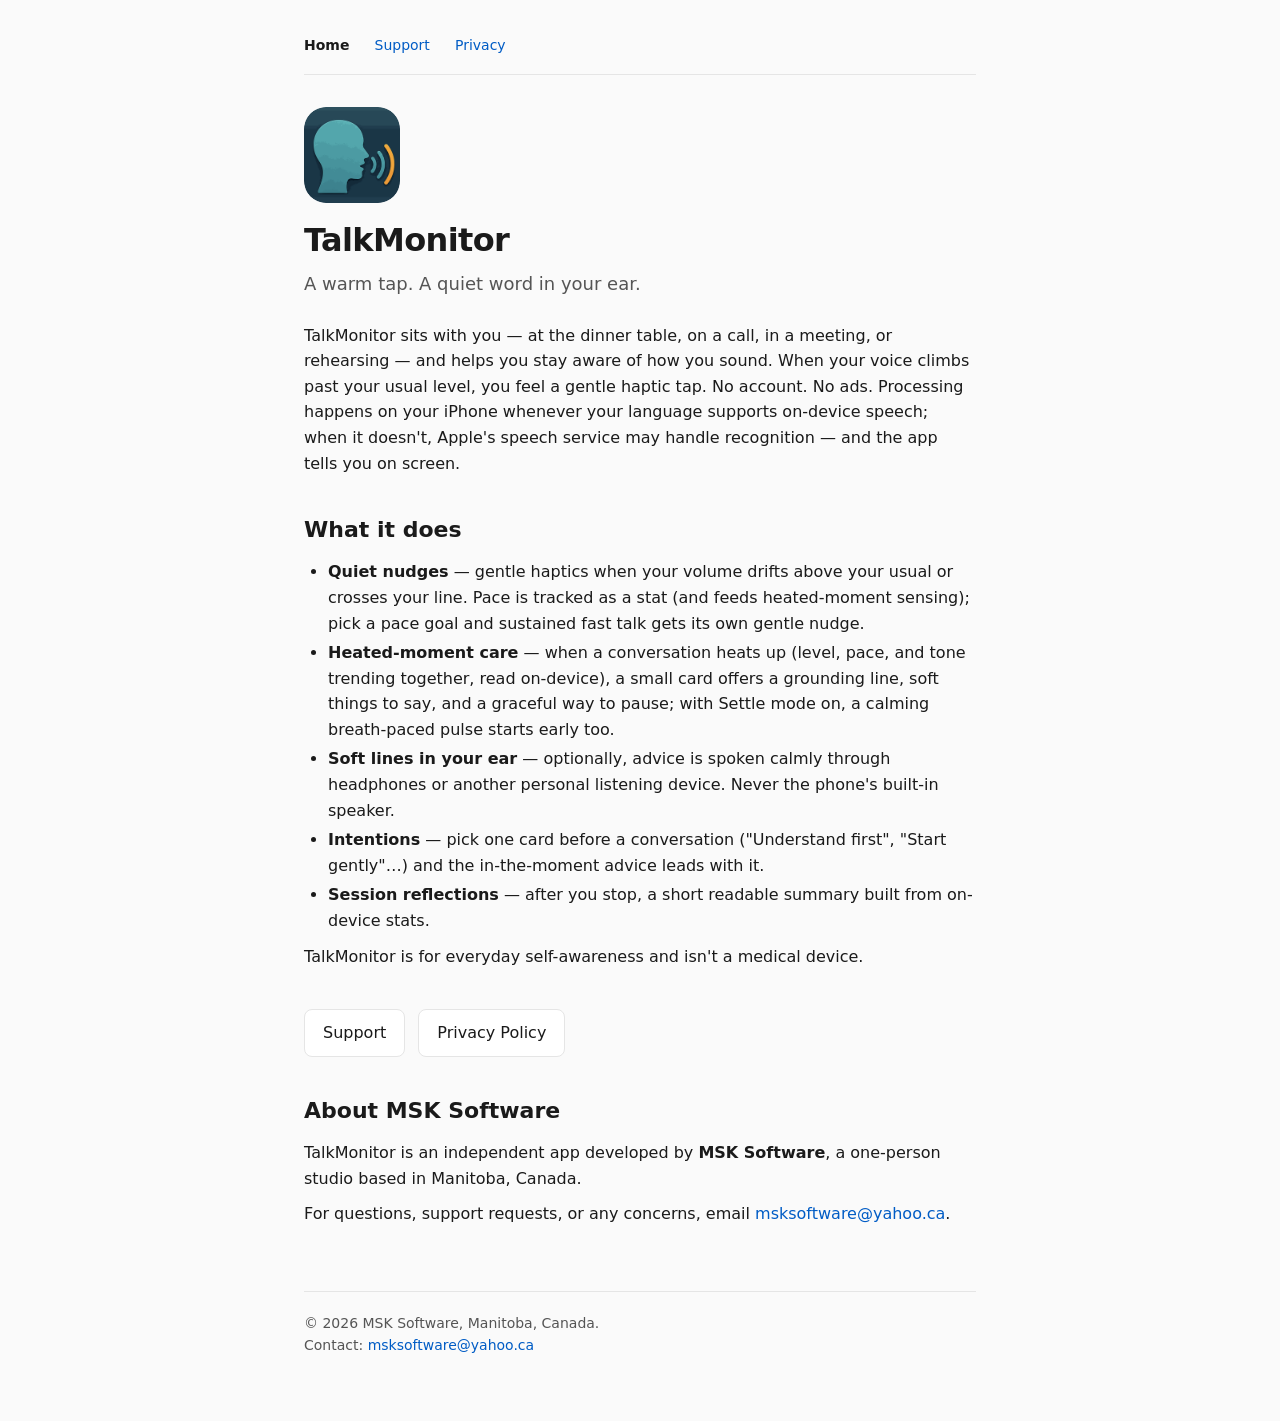
<file: index.html>
<!DOCTYPE html>
<html lang="en">
<head>
  <meta charset="UTF-8">
  <meta name="viewport" content="width=device-width, initial-scale=1.0">
  <title>TalkMonitor — MSK Software</title>
  <meta name="description" content="TalkMonitor is a quiet conversation companion: a warm tap when you're louder than usual, and with headphones on, a quiet word in your ear. On-device first; no accounts, no ads.">
  <meta name="theme-color" media="(prefers-color-scheme: light)" content="#fafafa">
  <meta name="theme-color" media="(prefers-color-scheme: dark)" content="#0f0f0f">
  <meta property="og:title" content="TalkMonitor">
  <meta property="og:description" content="A warm tap. A quiet word in your ear. A quiet conversation companion — on-device first, no accounts, no ads.">
  <meta property="og:type" content="website">
  <meta property="og:url" content="https://markkaminsky.github.io/talkmonitor-site/">
  <meta property="og:image" content="https://markkaminsky.github.io/talkmonitor-site/assets/logo.png">
  <meta property="og:image:width" content="240">
  <meta property="og:image:height" content="240">
  <link rel="icon" type="image/png" href="assets/favicon.png">
  <link rel="apple-touch-icon" href="assets/apple-touch-icon.png">
  <link rel="stylesheet" href="styles.css">
</head>
<body>
  <nav aria-label="Site">
    <a href="./" aria-current="page">Home</a>
    <a href="support/">Support</a>
    <a href="privacy/">Privacy</a>
  </nav>

  <main>
  <img class="brand-logo" src="assets/logo.png" width="96" height="96" alt="TalkMonitor logo: a head in profile speaking sound waves, with a warm glow at the ear.">
  <h1>TalkMonitor</h1>
  <p class="tagline">A warm tap. A quiet word in your ear.</p>

  <p>TalkMonitor sits with you — at the dinner table, on a call, in a meeting, or rehearsing — and helps you stay aware of how you sound. When your voice climbs past your usual level, you feel a gentle haptic tap. No account. No ads. Processing happens on your iPhone whenever your language supports on-device speech; when it doesn't, Apple's speech service may handle recognition — and the app tells you on screen.</p>

  <h2>What it does</h2>
  <ul>
    <li><strong>Quiet nudges</strong> — gentle haptics when your volume drifts above your usual or crosses your line. Pace is tracked as a stat (and feeds heated-moment sensing); pick a pace goal and sustained fast talk gets its own gentle nudge.</li>
    <li><strong>Heated-moment care</strong> — when a conversation heats up (level, pace, and tone trending together, read on-device), a small card offers a grounding line, soft things to say, and a graceful way to pause; with Settle mode on, a calming breath-paced pulse starts early too.</li>
    <li><strong>Soft lines in your ear</strong> — optionally, advice is spoken calmly through headphones or another personal listening device. Never the phone's built-in speaker.</li>
    <li><strong>Intentions</strong> — pick one card before a conversation ("Understand first", "Start gently"…) and the in-the-moment advice leads with it.</li>
    <li><strong>Session reflections</strong> — after you stop, a short readable summary built from on-device stats.</li>
  </ul>

  <p>TalkMonitor is for everyday self-awareness and isn't a medical device.</p>

  <p style="margin-top: 32px;">
    <a href="support/" class="button">Support</a>
    <a href="privacy/" class="button">Privacy Policy</a>
  </p>

  <h2>About MSK Software</h2>
  <p>TalkMonitor is an independent app developed by <strong>MSK Software</strong>, a one-person studio based in Manitoba, Canada.</p>
  <p>For questions, support requests, or any concerns, email <a href="mailto:msksoftware@yahoo.ca">msksoftware@yahoo.ca</a>.</p>
  </main>

  <footer>
    &copy; 2026 MSK Software, Manitoba, Canada.<br>
    Contact: <a href="mailto:msksoftware@yahoo.ca">msksoftware@yahoo.ca</a>
  </footer>
</body>
</html>
</file>
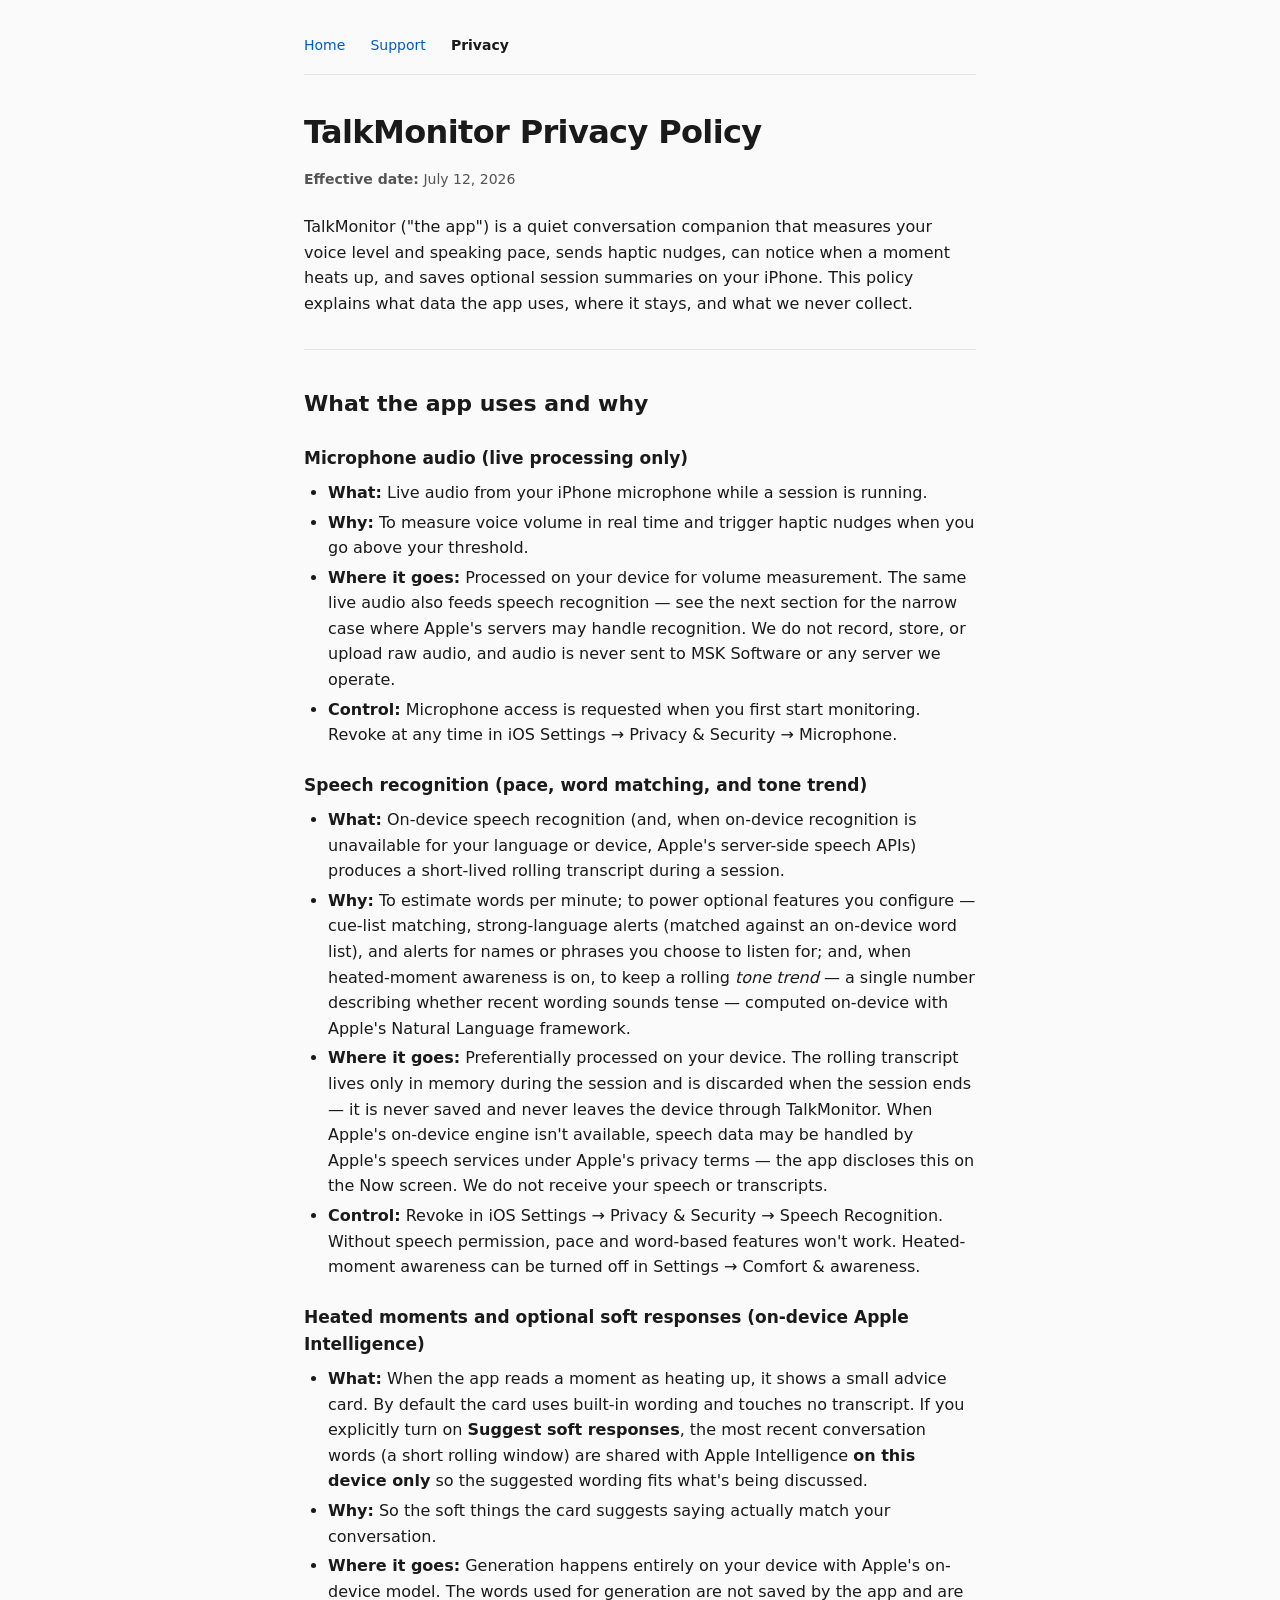
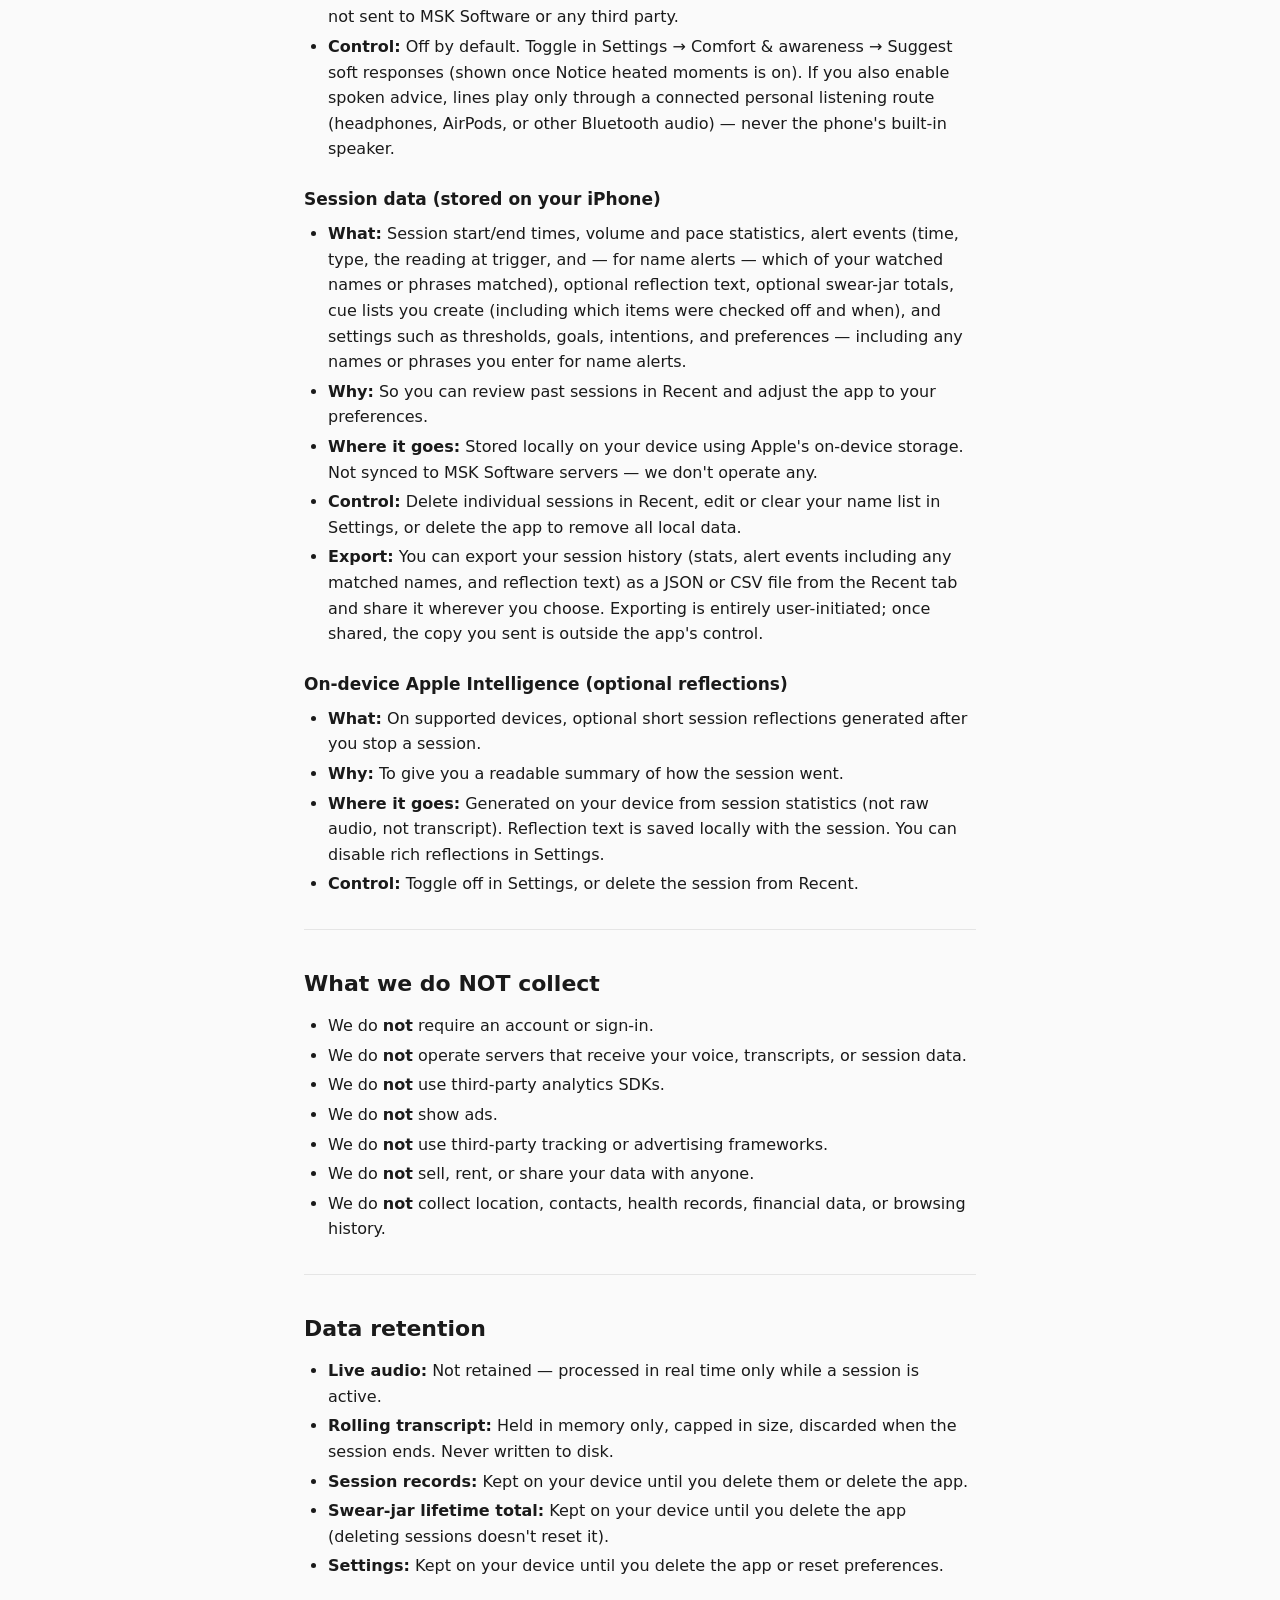
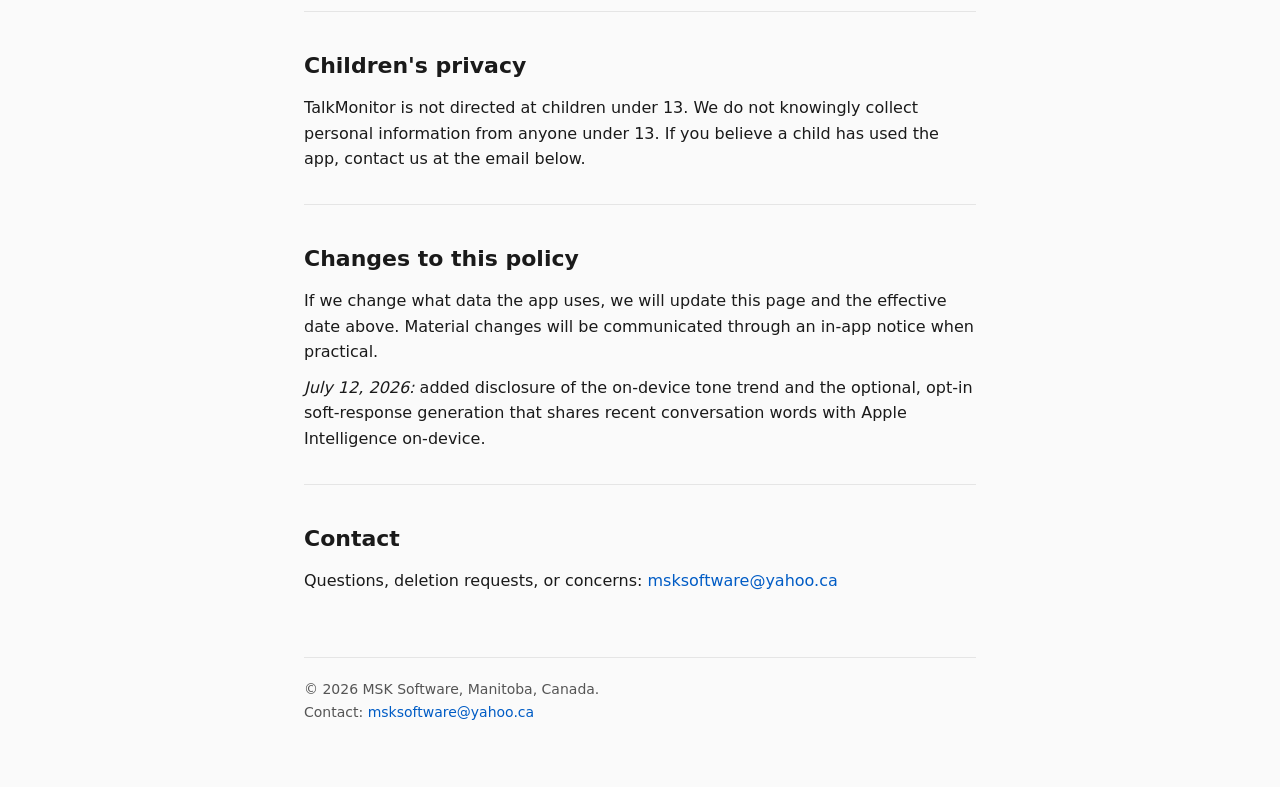
<file: privacy/index.html>
<!DOCTYPE html>
<html lang="en">
<head>
  <meta charset="UTF-8">
  <meta name="viewport" content="width=device-width, initial-scale=1.0">
  <title>TalkMonitor Privacy Policy — MSK Software</title>
  <meta name="description" content="Privacy policy for TalkMonitor by MSK Software: everything is processed on your iPhone; we operate no servers and collect nothing.">
  <meta name="theme-color" media="(prefers-color-scheme: light)" content="#fafafa">
  <meta name="theme-color" media="(prefers-color-scheme: dark)" content="#0f0f0f">
  <link rel="icon" type="image/png" href="../assets/favicon.png">
  <link rel="apple-touch-icon" href="../assets/apple-touch-icon.png">
  <link rel="stylesheet" href="../styles.css">
</head>
<body>
  <nav aria-label="Site">
    <a href="../">Home</a>
    <a href="../support/">Support</a>
    <a href="../privacy/" aria-current="page">Privacy</a>
  </nav>

  <main>
  <h1>TalkMonitor Privacy Policy</h1>
  <p class="updated"><strong>Effective date:</strong> July 12, 2026</p>

  <p>TalkMonitor ("the app") is a quiet conversation companion that measures your voice level and speaking pace, sends haptic nudges, can notice when a moment heats up, and saves optional session summaries on your iPhone. This policy explains what data the app uses, where it stays, and what we never collect.</p>

  <hr>

  <h2>What the app uses and why</h2>

  <h3>Microphone audio (live processing only)</h3>
  <ul>
    <li><strong>What:</strong> Live audio from your iPhone microphone while a session is running.</li>
    <li><strong>Why:</strong> To measure voice volume in real time and trigger haptic nudges when you go above your threshold.</li>
    <li><strong>Where it goes:</strong> Processed on your device for volume measurement. The same live audio also feeds speech recognition — see the next section for the narrow case where Apple's servers may handle recognition. We do not record, store, or upload raw audio, and audio is never sent to MSK Software or any server we operate.</li>
    <li><strong>Control:</strong> Microphone access is requested when you first start monitoring. Revoke at any time in iOS Settings → Privacy &amp; Security → Microphone.</li>
  </ul>

  <h3>Speech recognition (pace, word matching, and tone trend)</h3>
  <ul>
    <li><strong>What:</strong> On-device speech recognition (and, when on-device recognition is unavailable for your language or device, Apple's server-side speech APIs) produces a short-lived rolling transcript during a session.</li>
    <li><strong>Why:</strong> To estimate words per minute; to power optional features you configure — cue-list matching, strong-language alerts (matched against an on-device word list), and alerts for names or phrases you choose to listen for; and, when heated-moment awareness is on, to keep a rolling <em>tone trend</em> — a single number describing whether recent wording sounds tense — computed on-device with Apple's Natural Language framework.</li>
    <li><strong>Where it goes:</strong> Preferentially processed on your device. The rolling transcript lives only in memory during the session and is discarded when the session ends — it is never saved and never leaves the device through TalkMonitor. When Apple's on-device engine isn't available, speech data may be handled by Apple's speech services under Apple's privacy terms — the app discloses this on the Now screen. We do not receive your speech or transcripts.</li>
    <li><strong>Control:</strong> Revoke in iOS Settings → Privacy &amp; Security → Speech Recognition. Without speech permission, pace and word-based features won't work. Heated-moment awareness can be turned off in Settings → Comfort &amp; awareness.</li>
  </ul>

  <h3>Heated moments and optional soft responses (on-device Apple Intelligence)</h3>
  <ul>
    <li><strong>What:</strong> When the app reads a moment as heating up, it shows a small advice card. By default the card uses built-in wording and touches no transcript. If you explicitly turn on <strong>Suggest soft responses</strong>, the most recent conversation words (a short rolling window) are shared with Apple Intelligence <strong>on this device only</strong> so the suggested wording fits what's being discussed.</li>
    <li><strong>Why:</strong> So the soft things the card suggests saying actually match your conversation.</li>
    <li><strong>Where it goes:</strong> Generation happens entirely on your device with Apple's on-device model. The words used for generation are not saved by the app and are not sent to MSK Software or any third party.</li>
    <li><strong>Control:</strong> Off by default. Toggle in Settings → Comfort &amp; awareness → Suggest soft responses (shown once Notice heated moments is on). If you also enable spoken advice, lines play only through a connected personal listening route (headphones, AirPods, or other Bluetooth audio) — never the phone's built-in speaker.</li>
  </ul>

  <h3>Session data (stored on your iPhone)</h3>
  <ul>
    <li><strong>What:</strong> Session start/end times, volume and pace statistics, alert events (time, type, the reading at trigger, and — for name alerts — which of your watched names or phrases matched), optional reflection text, optional swear-jar totals, cue lists you create (including which items were checked off and when), and settings such as thresholds, goals, intentions, and preferences — including any names or phrases you enter for name alerts.</li>
    <li><strong>Why:</strong> So you can review past sessions in Recent and adjust the app to your preferences.</li>
    <li><strong>Where it goes:</strong> Stored locally on your device using Apple's on-device storage. Not synced to MSK Software servers — we don't operate any.</li>
    <li><strong>Control:</strong> Delete individual sessions in Recent, edit or clear your name list in Settings, or delete the app to remove all local data.</li>
    <li><strong>Export:</strong> You can export your session history (stats, alert events including any matched names, and reflection text) as a JSON or CSV file from the Recent tab and share it wherever you choose. Exporting is entirely user-initiated; once shared, the copy you sent is outside the app's control.</li>
  </ul>

  <h3>On-device Apple Intelligence (optional reflections)</h3>
  <ul>
    <li><strong>What:</strong> On supported devices, optional short session reflections generated after you stop a session.</li>
    <li><strong>Why:</strong> To give you a readable summary of how the session went.</li>
    <li><strong>Where it goes:</strong> Generated on your device from session statistics (not raw audio, not transcript). Reflection text is saved locally with the session. You can disable rich reflections in Settings.</li>
    <li><strong>Control:</strong> Toggle off in Settings, or delete the session from Recent.</li>
  </ul>

  <hr>

  <h2>What we do NOT collect</h2>
  <ul>
    <li>We do <strong>not</strong> require an account or sign-in.</li>
    <li>We do <strong>not</strong> operate servers that receive your voice, transcripts, or session data.</li>
    <li>We do <strong>not</strong> use third-party analytics SDKs.</li>
    <li>We do <strong>not</strong> show ads.</li>
    <li>We do <strong>not</strong> use third-party tracking or advertising frameworks.</li>
    <li>We do <strong>not</strong> sell, rent, or share your data with anyone.</li>
    <li>We do <strong>not</strong> collect location, contacts, health records, financial data, or browsing history.</li>
  </ul>

  <hr>

  <h2>Data retention</h2>
  <ul>
    <li><strong>Live audio:</strong> Not retained — processed in real time only while a session is active.</li>
    <li><strong>Rolling transcript:</strong> Held in memory only, capped in size, discarded when the session ends. Never written to disk.</li>
    <li><strong>Session records:</strong> Kept on your device until you delete them or delete the app.</li>
    <li><strong>Swear-jar lifetime total:</strong> Kept on your device until you delete the app (deleting sessions doesn't reset it).</li>
    <li><strong>Settings:</strong> Kept on your device until you delete the app or reset preferences.</li>
  </ul>

  <hr>

  <h2>Children's privacy</h2>
  <p>TalkMonitor is not directed at children under 13. We do not knowingly collect personal information from anyone under 13. If you believe a child has used the app, contact us at the email below.</p>

  <hr>

  <h2>Changes to this policy</h2>
  <p>If we change what data the app uses, we will update this page and the effective date above. Material changes will be communicated through an in-app notice when practical.</p>
  <p><em>July 12, 2026:</em> added disclosure of the on-device tone trend and the optional, opt-in soft-response generation that shares recent conversation words with Apple Intelligence on-device.</p>

  <hr>

  <h2>Contact</h2>
  <p>Questions, deletion requests, or concerns: <a href="mailto:msksoftware@yahoo.ca">msksoftware@yahoo.ca</a></p>
  </main>

  <footer>
    &copy; 2026 MSK Software, Manitoba, Canada.<br>
    Contact: <a href="mailto:msksoftware@yahoo.ca">msksoftware@yahoo.ca</a>
  </footer>
</body>
</html>
</file>
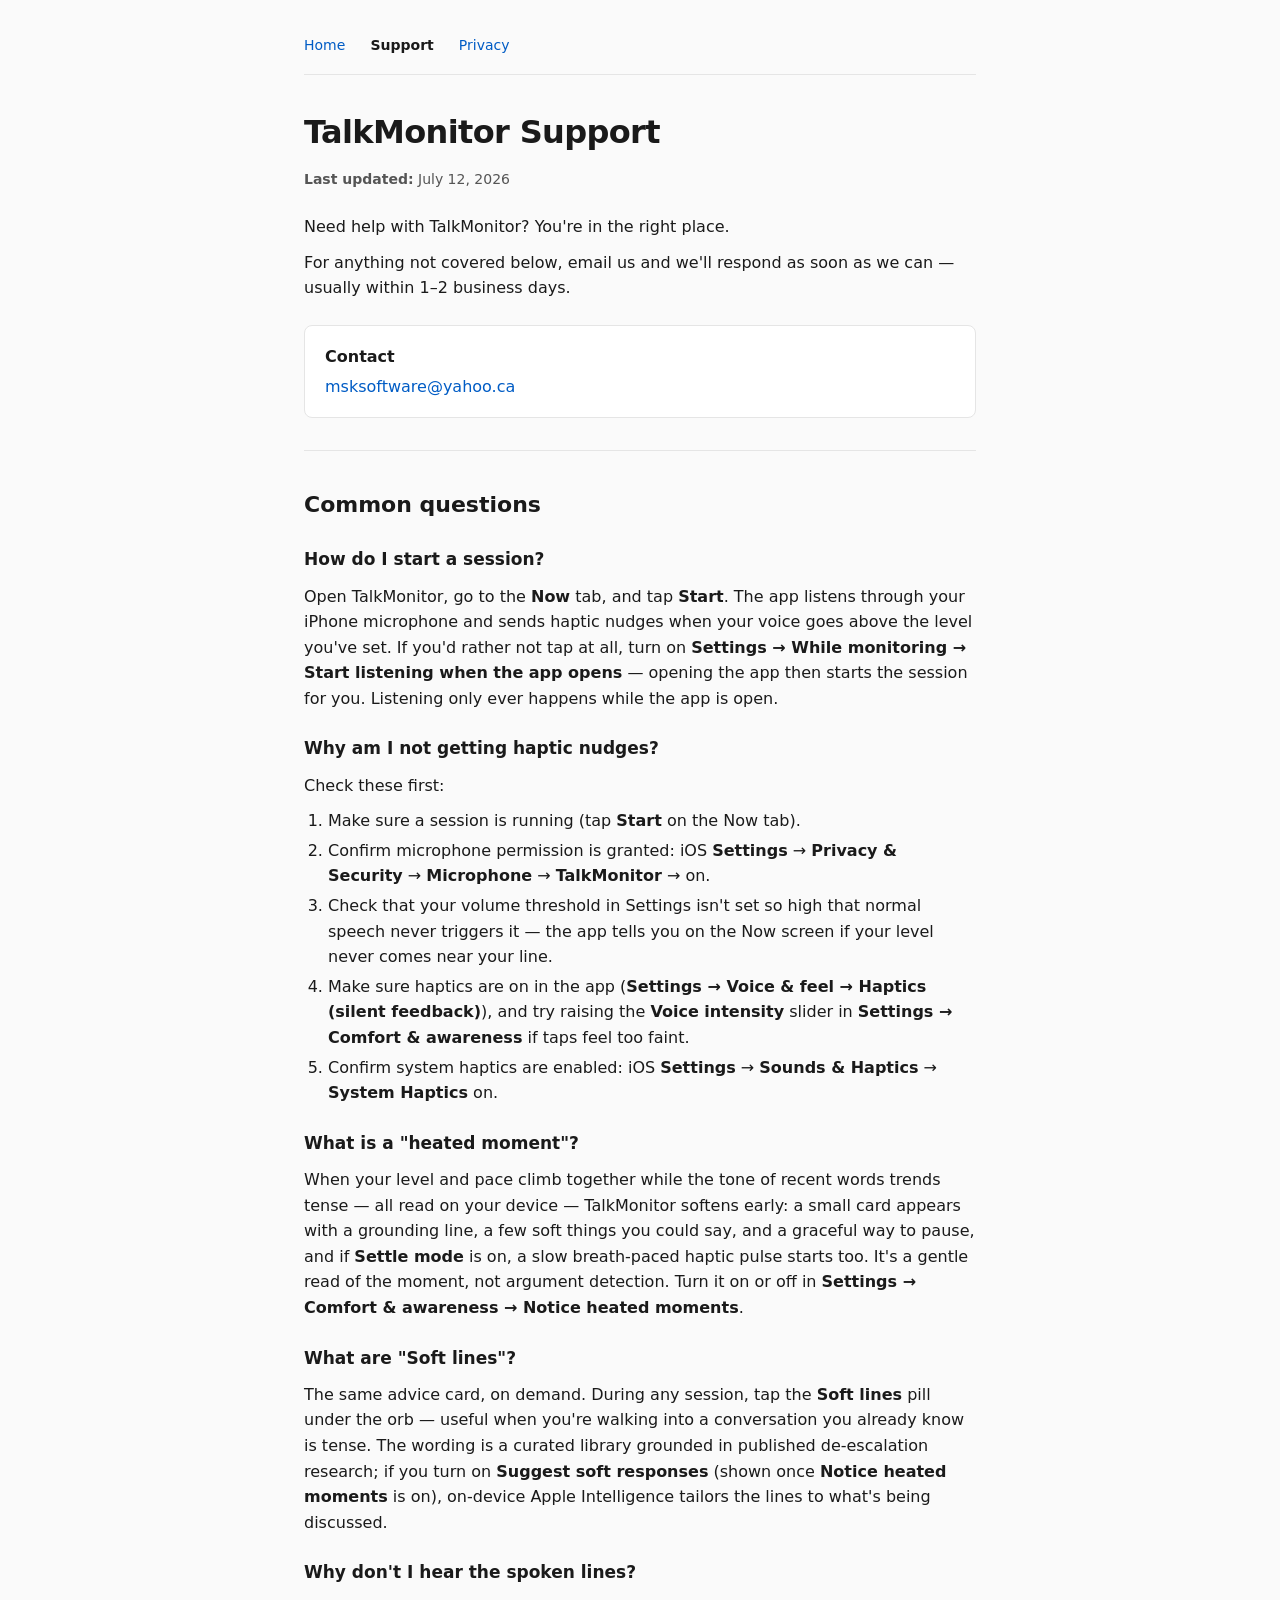
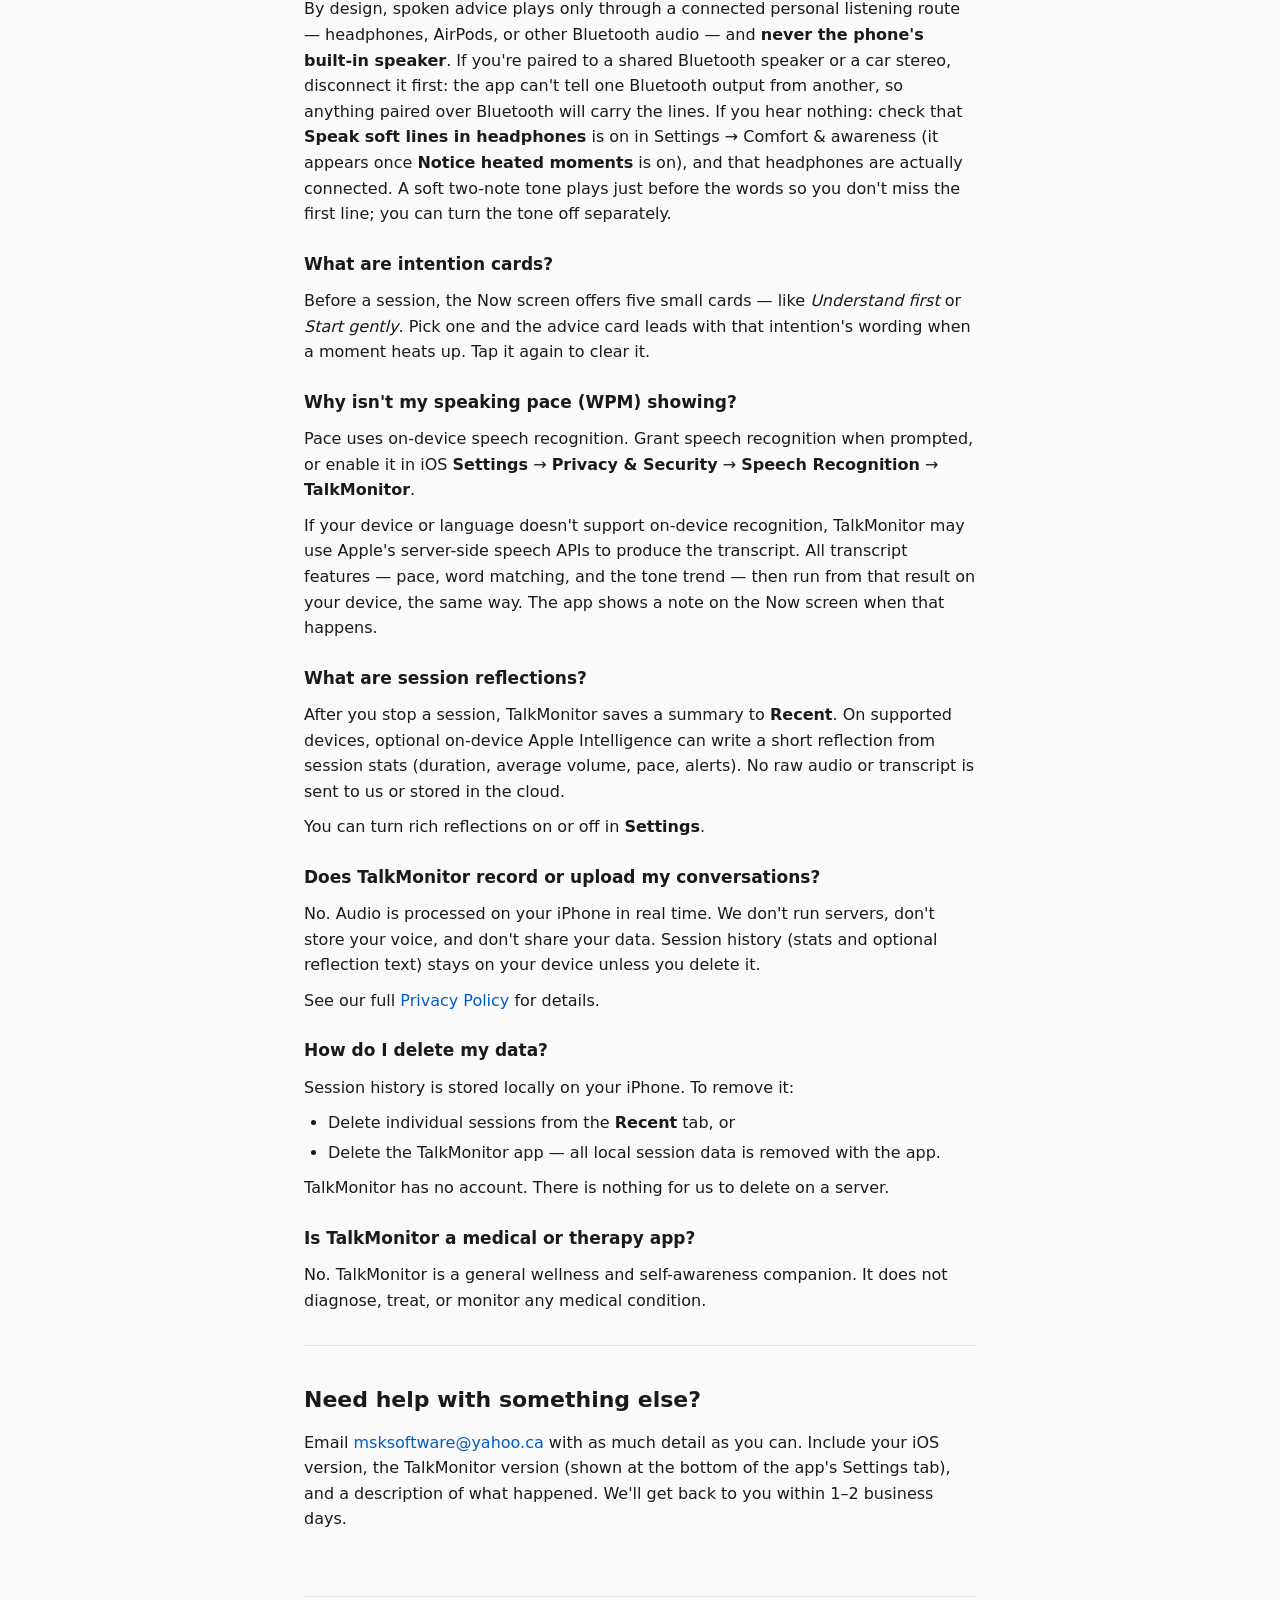
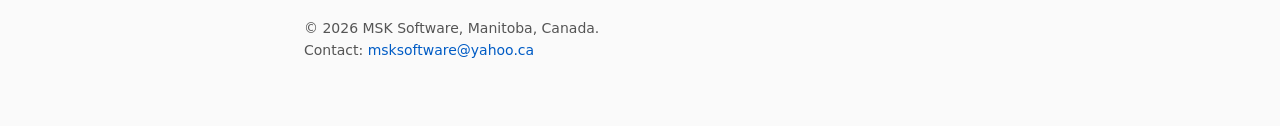
<file: support/index.html>
<!DOCTYPE html>
<html lang="en">
<head>
  <meta charset="UTF-8">
  <meta name="viewport" content="width=device-width, initial-scale=1.0">
  <title>TalkMonitor Support — MSK Software</title>
  <meta name="description" content="Support and help for TalkMonitor by MSK Software: sessions, haptic nudges, heated moments, spoken soft lines, and data questions.">
  <meta name="theme-color" media="(prefers-color-scheme: light)" content="#fafafa">
  <meta name="theme-color" media="(prefers-color-scheme: dark)" content="#0f0f0f">
  <link rel="icon" type="image/png" href="../assets/favicon.png">
  <link rel="apple-touch-icon" href="../assets/apple-touch-icon.png">
  <link rel="stylesheet" href="../styles.css">
</head>
<body>
  <nav aria-label="Site">
    <a href="../">Home</a>
    <a href="../support/" aria-current="page">Support</a>
    <a href="../privacy/">Privacy</a>
  </nav>

  <main>
  <h1>TalkMonitor Support</h1>
  <p class="updated"><strong>Last updated:</strong> July 12, 2026</p>

  <p>Need help with TalkMonitor? You're in the right place.</p>

  <p>For anything not covered below, email us and we'll respond as soon as we can — usually within 1–2 business days.</p>

  <div class="contact-box">
    <strong>Contact</strong>
    <a href="mailto:msksoftware@yahoo.ca">msksoftware@yahoo.ca</a>
  </div>

  <hr>

  <h2>Common questions</h2>

  <h3>How do I start a session?</h3>
  <p>Open TalkMonitor, go to the <strong>Now</strong> tab, and tap <strong>Start</strong>. The app listens through your iPhone microphone and sends haptic nudges when your voice goes above the level you've set. If you'd rather not tap at all, turn on <strong>Settings → While monitoring → Start listening when the app opens</strong> — opening the app then starts the session for you. Listening only ever happens while the app is open.</p>

  <h3>Why am I not getting haptic nudges?</h3>
  <p>Check these first:</p>
  <ol>
    <li>Make sure a session is running (tap <strong>Start</strong> on the Now tab).</li>
    <li>Confirm microphone permission is granted: iOS <strong>Settings</strong> → <strong>Privacy &amp; Security</strong> → <strong>Microphone</strong> → <strong>TalkMonitor</strong> → on.</li>
    <li>Check that your volume threshold in Settings isn't set so high that normal speech never triggers it — the app tells you on the Now screen if your level never comes near your line.</li>
    <li>Make sure haptics are on in the app (<strong>Settings → Voice &amp; feel → Haptics (silent feedback)</strong>), and try raising the <strong>Voice intensity</strong> slider in <strong>Settings → Comfort &amp; awareness</strong> if taps feel too faint.</li>
    <li>Confirm system haptics are enabled: iOS <strong>Settings</strong> → <strong>Sounds &amp; Haptics</strong> → <strong>System Haptics</strong> on.</li>
  </ol>

  <h3>What is a "heated moment"?</h3>
  <p>When your level and pace climb together while the tone of recent words trends tense — all read on your device — TalkMonitor softens early: a small card appears with a grounding line, a few soft things you could say, and a graceful way to pause, and if <strong>Settle mode</strong> is on, a slow breath-paced haptic pulse starts too. It's a gentle read of the moment, not argument detection. Turn it on or off in <strong>Settings → Comfort &amp; awareness → Notice heated moments</strong>.</p>

  <h3>What are "Soft lines"?</h3>
  <p>The same advice card, on demand. During any session, tap the <strong>Soft lines</strong> pill under the orb — useful when you're walking into a conversation you already know is tense. The wording is a curated library grounded in published de-escalation research; if you turn on <strong>Suggest soft responses</strong> (shown once <strong>Notice heated moments</strong> is on), on-device Apple Intelligence tailors the lines to what's being discussed.</p>

  <h3>Why don't I hear the spoken lines?</h3>
  <p>By design, spoken advice plays only through a connected personal listening route — headphones, AirPods, or other Bluetooth audio — and <strong>never the phone's built-in speaker</strong>. If you're paired to a shared Bluetooth speaker or a car stereo, disconnect it first: the app can't tell one Bluetooth output from another, so anything paired over Bluetooth will carry the lines. If you hear nothing: check that <strong>Speak soft lines in headphones</strong> is on in Settings → Comfort &amp; awareness (it appears once <strong>Notice heated moments</strong> is on), and that headphones are actually connected. A soft two-note tone plays just before the words so you don't miss the first line; you can turn the tone off separately.</p>

  <h3>What are intention cards?</h3>
  <p>Before a session, the Now screen offers five small cards — like <em>Understand first</em> or <em>Start gently</em>. Pick one and the advice card leads with that intention's wording when a moment heats up. Tap it again to clear it.</p>

  <h3>Why isn't my speaking pace (WPM) showing?</h3>
  <p>Pace uses on-device speech recognition. Grant speech recognition when prompted, or enable it in iOS <strong>Settings</strong> → <strong>Privacy &amp; Security</strong> → <strong>Speech Recognition</strong> → <strong>TalkMonitor</strong>.</p>
  <p>If your device or language doesn't support on-device recognition, TalkMonitor may use Apple's server-side speech APIs to produce the transcript. All transcript features — pace, word matching, and the tone trend — then run from that result on your device, the same way. The app shows a note on the Now screen when that happens.</p>

  <h3>What are session reflections?</h3>
  <p>After you stop a session, TalkMonitor saves a summary to <strong>Recent</strong>. On supported devices, optional on-device Apple Intelligence can write a short reflection from session stats (duration, average volume, pace, alerts). No raw audio or transcript is sent to us or stored in the cloud.</p>
  <p>You can turn rich reflections on or off in <strong>Settings</strong>.</p>

  <h3>Does TalkMonitor record or upload my conversations?</h3>
  <p>No. Audio is processed on your iPhone in real time. We don't run servers, don't store your voice, and don't share your data. Session history (stats and optional reflection text) stays on your device unless you delete it.</p>
  <p>See our full <a href="../privacy/">Privacy Policy</a> for details.</p>

  <h3>How do I delete my data?</h3>
  <p>Session history is stored locally on your iPhone. To remove it:</p>
  <ul>
    <li>Delete individual sessions from the <strong>Recent</strong> tab, or</li>
    <li>Delete the TalkMonitor app — all local session data is removed with the app.</li>
  </ul>
  <p>TalkMonitor has no account. There is nothing for us to delete on a server.</p>

  <h3>Is TalkMonitor a medical or therapy app?</h3>
  <p>No. TalkMonitor is a general wellness and self-awareness companion. It does not diagnose, treat, or monitor any medical condition.</p>

  <hr>

  <h2>Need help with something else?</h2>
  <p>Email <a href="mailto:msksoftware@yahoo.ca">msksoftware@yahoo.ca</a> with as much detail as you can. Include your iOS version, the TalkMonitor version (shown at the bottom of the app's Settings tab), and a description of what happened. We'll get back to you within 1–2 business days.</p>
  </main>

  <footer>
    &copy; 2026 MSK Software, Manitoba, Canada.<br>
    Contact: <a href="mailto:msksoftware@yahoo.ca">msksoftware@yahoo.ca</a>
  </footer>
</body>
</html>
</file>
<file: styles.css>
/* TalkMonitor site — one stylesheet shared by all pages (cached once). */
:root {
  --text: #1a1a1a;
  --text-muted: #555;
  --bg: #fafafa;
  --card-bg: #ffffff;
  --border: #e5e5e5;
  --accent: #005cc5; /* ≥4.5:1 on --bg for WCAG AA body links */
}
@media (prefers-color-scheme: dark) {
  :root {
    --text: #f0f0f0;
    --text-muted: #a8a8a8;
    --bg: #0f0f0f;
    --card-bg: #1a1a1a;
    --border: #2a2a2a;
    --accent: #4a9eff;
  }
}
* { box-sizing: border-box; }
body {
  font-family: -apple-system, BlinkMacSystemFont, "Segoe UI", system-ui, sans-serif;
  max-width: 720px;
  margin: 0 auto;
  padding: 32px 24px 64px;
  line-height: 1.6;
  color: var(--text);
  background: var(--bg);
}
nav {
  padding-bottom: 16px;
  border-bottom: 1px solid var(--border);
  margin-bottom: 32px;
}
nav a { color: var(--accent); text-decoration: none; margin-right: 20px; font-size: 14px; font-weight: 500; }
nav a:hover { text-decoration: underline; }
nav a[aria-current="page"] { color: var(--text); font-weight: 700; } /* weight = non-color cue */
h1 { font-size: 32px; margin: 8px 0 4px; letter-spacing: -0.02em; }
h2 { font-size: 22px; margin-top: 36px; margin-bottom: 12px; }
h3 { font-size: 17px; margin-top: 24px; margin-bottom: 6px; }
p { margin: 10px 0; }
a { color: var(--accent); text-decoration: none; }
a:hover { text-decoration: underline; }
ol, ul { padding-left: 24px; margin: 8px 0; }
li { margin: 4px 0; }
hr { border: 0; border-top: 1px solid var(--border); margin: 32px 0; }
.tagline { color: var(--text-muted); font-size: 18px; margin: 0 0 24px; }
.updated { color: var(--text-muted); font-size: 14px; margin-bottom: 24px; }
.brand-logo { width: 96px; height: 96px; border-radius: 22px; display: block; margin-bottom: 12px; }
.button {
  display: inline-block;
  padding: 10px 18px;
  border-radius: 8px;
  border: 1px solid var(--border);
  background: var(--card-bg);
  color: var(--text);
  text-decoration: none;
  margin-right: 8px;
  margin-top: 8px;
  font-weight: 500;
}
.button:hover { border-color: var(--accent); color: var(--accent); text-decoration: none; }
.contact-box {
  background: var(--card-bg);
  border: 1px solid var(--border);
  border-radius: 8px;
  padding: 18px 20px;
  margin: 24px 0;
}
.contact-box strong { display: block; margin-bottom: 4px; }
footer {
  margin-top: 64px;
  padding-top: 20px;
  border-top: 1px solid var(--border);
  color: var(--text-muted);
  font-size: 14px;
}
</file>
